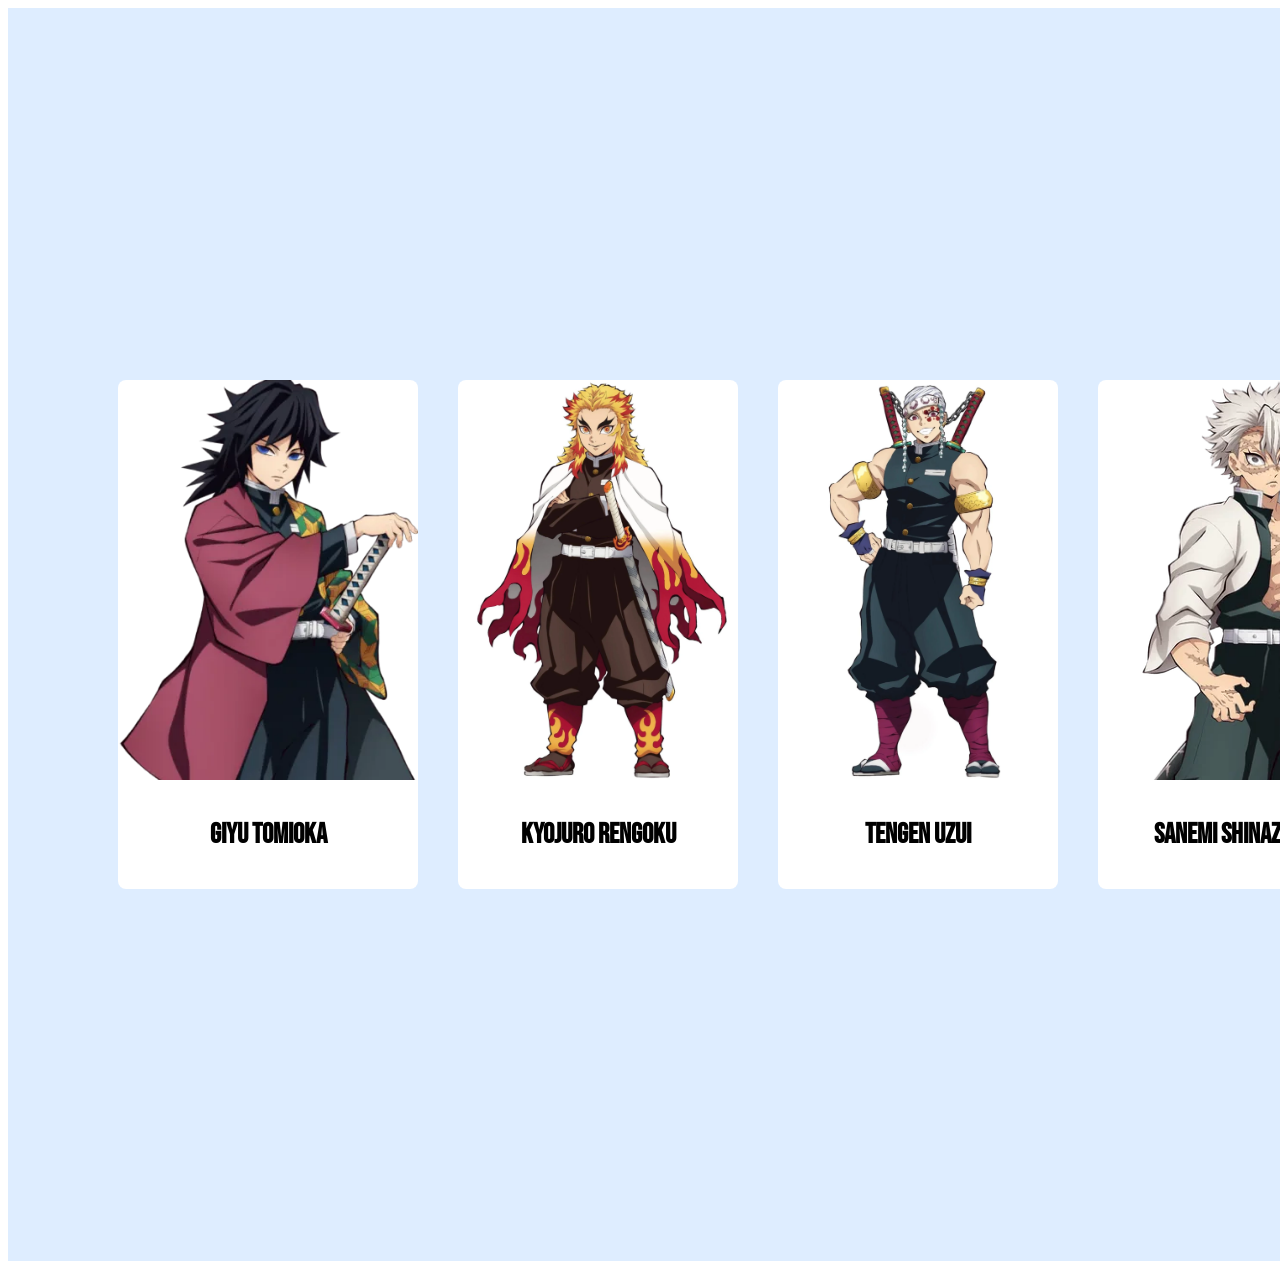
<file: index.html>
<!DOCTYPE html>
<html lang="en">
<head>
    <meta charset="UTF-8">
    <meta name="viewport" content="width=device-width, initial-scale=1.0">
    <title>Document</title>
    <link rel="stylesheet" href="./index.css">
    <link rel="preconnect" href="https://fonts.gstatic.com" crossorigin>
<link href="https://fonts.googleapis.com/css2?family=Bebas+Neue&display=swap" rel="stylesheet">
</head>
<body>
    <div class="nuur">
        <div class="back">
            <div class="over">
            <img class="giyu" src="./giyu_tomioka_anime.webp">
            </div>
            <p class="ug">GIYU TOMIOKA</p>
        </div>
        <div class="back">
            <div class="over">
            <img class="ren" src="./demon-slayer-hashira-ranking-unbiased-v0-mhxmhthbpyp81.webp">
            </div>
            <p class="ug">KYOJURO RENGOKU</p>
        </div>
        <div class="back">
            <div class="over">
            <img class="ren" src="./demon-slayer-hashira-ranking-unbiased-v0-buoh0d4opyp81.webp">
            </div>
            <p class="ug">TENGEN UZUI</p>
        </div>
        <div class="back">
            <div class="over">
            <img class="giyu" src="./if-sanemi-were-in-the-mugen-train-instead-of-kyojuro-do-you-v0-7aayzftbs5tf1.webp">
            </div>
            <p class="ug">SANEMI SHINAZUGAWA</p>
        </div>
        
    </div>
</body>
</html>
</file>
<file: index.css>
.nuur {
    background-color:rgba(190, 219, 255, 0.5);
    width: 1400px;
    height: 1153px;
    display: flex;
    justify-content: center;
    gap: 40px;
    padding: 50px;
    align-items: center;
}
.back {
    width: 300px;
    width: fit-content;
    height: 509.5px;
    background-color: white;
    border-radius: 8px;
    display: flex;
    flex-direction: column;
    align-items: center;
    /* position: relative; */
    
}
.back:hover .giyu{
    transform: scale(1.1);
}
.back:hover .ren{
    transform: scale(1.1);
}
.giyu {
    width: 300px;
    height: 600px;
    object-fit: cover;
    transition: transform 0.3s ease;
}
.ug {
    position: absolute;
    /* width: 158px; */
    height: 33.5px;
    font-size: 28px;
    font-weight: 700;
    font-family: "Bebas Neue", sans-serif;;
    display: flex;
    justify-content: center;
    align-items: center;
    position: relative;
    padding: 10px;
}
.ren {
    height: 400px;
    object-fit: cover;
    border-radius: 18px;
     transition: transform 0.3s ease;
}
.over {
    overflow: hidden;
}
.ug::after {
    content: "";
    width: 0;
    height: 6px;
    background-color: #800020;
    position: absolute;
    bottom: 0;
    left: 0;
    transition: width 0.3s ease;

}
.back:hover .ug::after {
    width: 177px;
}
</file>
<file: giyu.css>
.nuur {
    background-color:rgba(190, 219, 255, 0.5);
    width: 1400px;
    height: 1153px;
    display: flex;
    justify-content: center;
    gap: 40px;
    padding: 50px;
    align-items: center;
}
.back {
    width: 300px;
    width: fit-content;
    height: 509.5px;
    background-color: white;
    border-radius: 8px;
    display: flex;
    flex-direction: column;
    align-items: center;
    /* position: relative; */
    
}
.back:hover .giyu{
    transform: scale(1.1);
}
.back:hover .ren{
    transform: scale(1.1);
}
.giyu {
    width: 300px;
    height: 600px;
    object-fit: cover;
    transition: transform 0.3s ease;
}
.ug {
    position: absolute;
    /* width: 158px; */
    height: 33.5px;
    font-size: 28px;
    font-weight: 700;
    font-family: "Bebas Neue", sans-serif;;
    display: flex;
    justify-content: center;
    align-items: center;
    position: relative;
    padding: 10px;
}
.ren {
    height: 400px;
    object-fit: cover;
    border-radius: 18px;
     transition: transform 0.3s ease;
}
.over {
    overflow: hidden;
}
.ug::after {
    content: "";
    width: 0;
    height: 6px;
    background-color: #800020;
    position: absolute;
    bottom: 0;
    left: 0;
    transition: width 0.3s ease;

}
.back:hover .ug::after {
    width: 177px;
}
</file>
